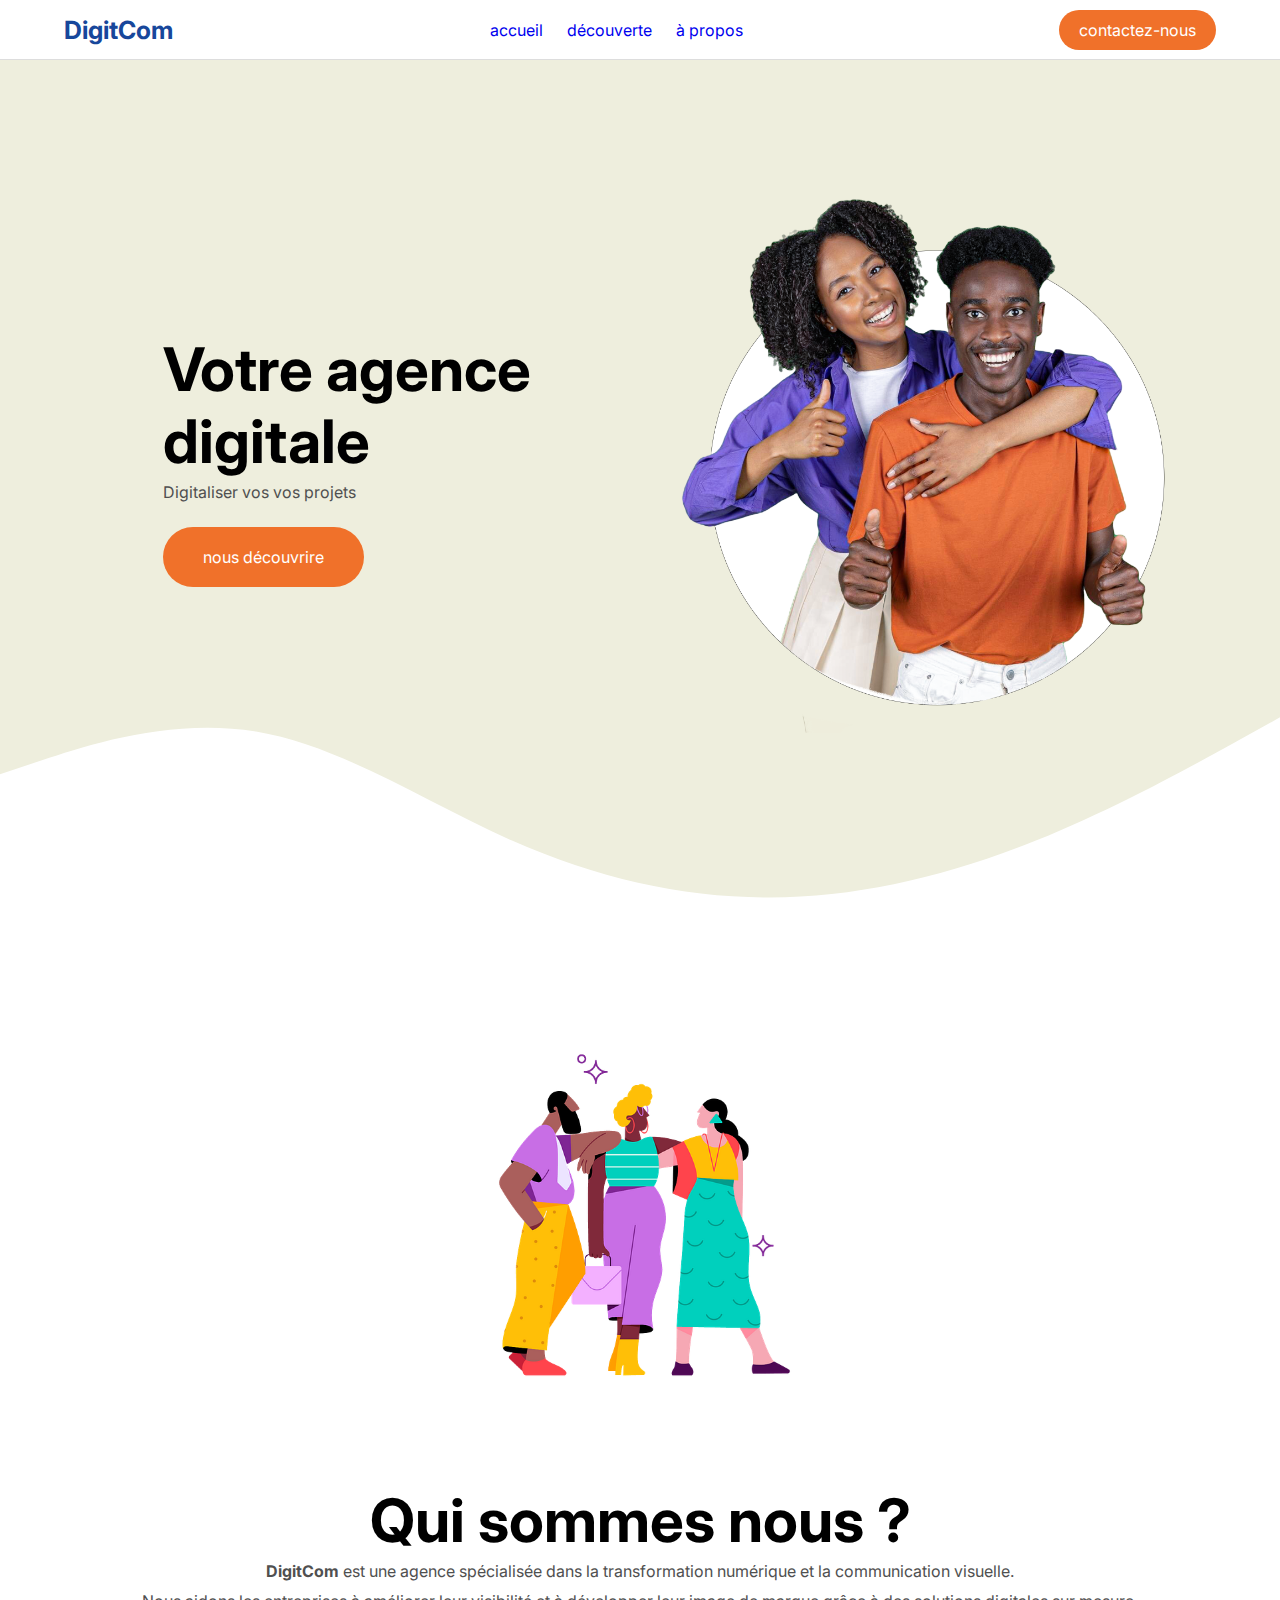
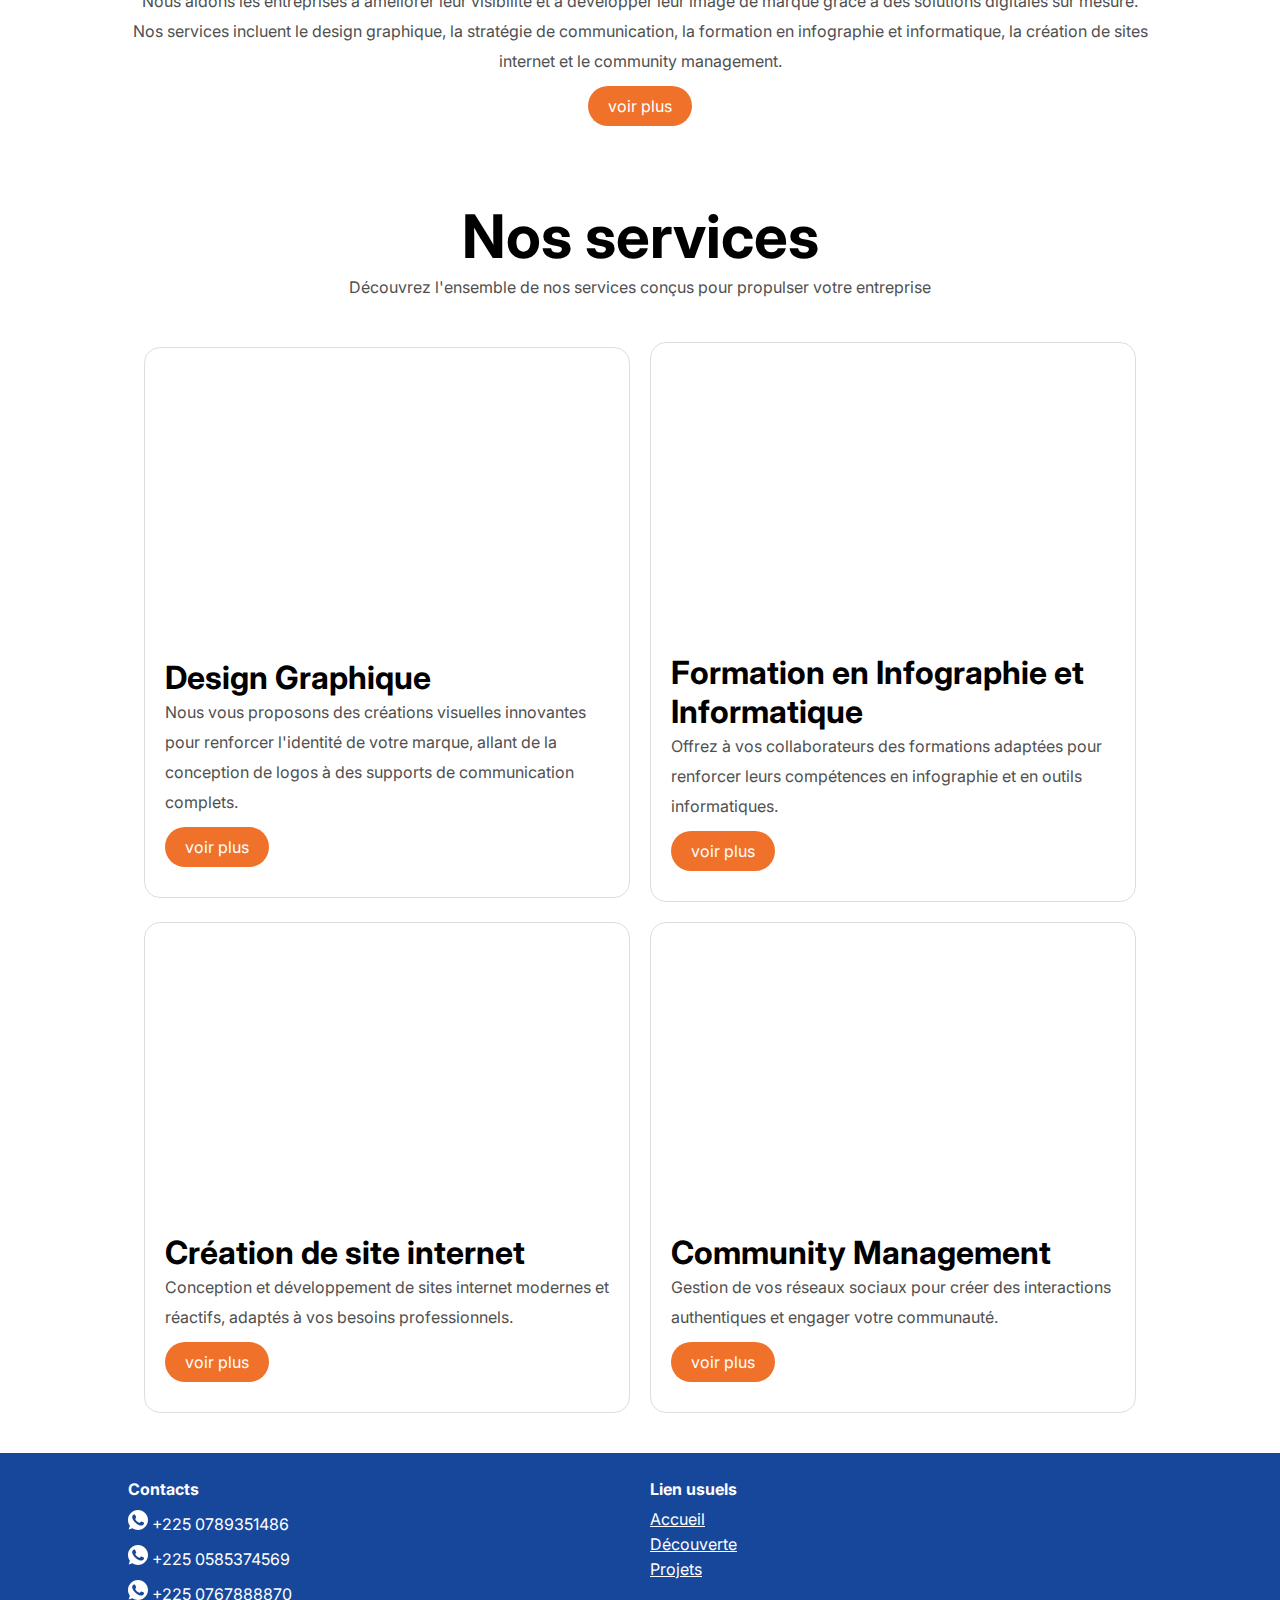
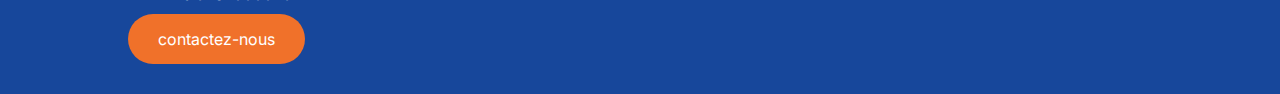
<file: index.html>
<!DOCTYPE html>
<html lang="en">
<head>
    <meta charset="UTF-8">
    <meta name="viewport" content="width=device-width, initial-scale=1.0">
    <title>DigitCom</title>

    <!-- les liens -->
    <link rel="preconnect" href="https://fonts.googleapis.com">
    <link rel="preconnect" href="https://fonts.gstatic.com" crossorigin>
    <link href="https://fonts.googleapis.com/css2?family=Inter:ital,opsz,wght@0,14..32,100..900;1,14..32,100..900&display=swap" rel="stylesheet">

    <link rel="stylesheet" href="./public/style.css">
    <link rel="stylesheet" href="./public/responsive.css">

    <link rel="shortcut icon" href="/assets/LOGO.ico" type="image/x-icon">

</head>
<body>

    <header>
        <nav class="pd5">
            <div class="logo">
                DigitCom
            </div>
            <div class="menu">
                <a href="#" class="link">accueil</a>
                <a href="#decouverte" class="link">découverte</a>
                <a href="#" class="link">à propos</a>
            </div>
            <div>
                <a href="https://wa.me/0789351486" class="contact">contactez-nous</a>
            </div>
            <div class="btn-menu">
                <svg width="40px" height="40px" viewBox="0 0 24 24" fill="none" xmlns="http://www.w3.org/2000/svg">
                    <path d="M4 18L20 18" stroke="#000000" stroke-width="2" stroke-linecap="round"/>
                    <path d="M4 12L20 12" stroke="#000000" stroke-width="2" stroke-linecap="round"/>
                    <path d="M4 6L20 6" stroke="#000000" stroke-width="2" stroke-linecap="round"/>
                </svg>
            </div>
        </nav>
    </header>

    <main>
        <!-- la landing page -->
        <section class="landing-page flexp pd5">
            <div class="contain flexe">
                <div class="contenu">
                   <div>
                    <h1>Votre agence <br> digitale</h1>
                    <p>Digitaliser vos vos projets</p>
                    <a href="" class="btn-decouverte">nous découvrire</a>
                   </div>
                </div>
            </div>
            <div class="image flexe"></div>
            <div class="svg">
                <svg xmlns="http://www.w3.org/2000/svg" viewBox="0 -50 1440 320"><path  fill-opacity="1" d="M0,128L48,112C96,96,192,64,288,80C384,96,480,160,576,202.7C672,245,768,267,864,266.7C960,267,1056,245,1152,208C1248,171,1344,117,1392,90.7L1440,64L1440,320L1392,320C1344,320,1248,320,1152,320C1056,320,960,320,864,320C768,320,672,320,576,320C480,320,384,320,288,320C192,320,96,320,48,320L0,320Z"></path></svg>
            </div>
        </section>

        <!-- présenation -->
        <section class="presentation">
            <div class="image"></div>
            <div class="contain">
                <h1>Qui sommes nous ?</h1>
                <p>
                    <b>DigitCom</b>  est une agence spécialisée dans la transformation numérique 
                    et la communication visuelle. <br>
                    Nous aidons les entreprises à améliorer 
                    leur visibilité et à développer leur image de marque grâce à des 
                    solutions digitales sur mesure. Nos services incluent le design graphique, 
                    la stratégie de communication, la formation en infographie et informatique, 
                    la création de sites internet et le community management.
                </p>
                <a href="" class="btn-more">voir plus</a>
            </div>
        </section>

        <!-- nos services -->
        <section class="services " id="decouverte">
            <div class="titre">
                <h1>Nos services</h1>
                <p>Découvrez l'ensemble de nos 
                    services conçus pour propulser votre entreprise</p>
            </div>
            
            <div class="contain pd10 flexp">
                <div class="item flexe">
                    <div class="image img1"></div>
                    <div class="flexe contain">
                        <div class="contenu">
                            <h1>Design Graphique</h1>
                            <p>
                                Nous vous proposons des créations visuelles innovantes 
                                pour renforcer l'identité de votre marque, 
                                allant de la conception de logos 
                                à des supports de communication complets.
                            </p>
                            <a href="design.html" class="btn-more">voir plus</a>
                        </div>
                    </div>
                </div>

                <div class="item flexe">
                    <div class="image img2"></div>
                    <div class="flexe contain">
                        <div class="contenu">
                            <h1>Formation en Infographie et Informatique</h1>
                            <p>
                                Offrez à vos collaborateurs des formations adaptées 
                                pour renforcer leurs compétences en infographie 
                                et en outils informatiques.
                            </p>
                            <a href="formation.html" class="btn-more">voir plus</a>
                        </div>
                    </div>
                </div>

                <div class="item flexe">
                    <div class="image img3"></div>
                    <div class="flexe contain">
                        <div class="contenu">
                            <h1>Création de site internet</h1>
                            <p>
                                Conception et développement de sites 
                                internet modernes et réactifs, 
                                adaptés à vos besoins professionnels.
                            </p>
                            <a href="site.html" class="btn-more">voir plus</a>
                        </div>
                    </div>
                </div>

                <div class="item flexe">
                    <div class="image img4"></div>
                    <div class="flexe contain">
                        <div class="contenu">
                            <h1>Community Management</h1>
                            <p>
                                Gestion de vos réseaux sociaux pour créer 
                                des interactions authentiques 
                                et engager votre communauté.
                            </p>
                            <a href="community.html" class="btn-more">voir plus</a>
                        </div>
                    </div>
                </div>
                
            </div>
            
        </section>

    </main>

    <footer class="flexp">
        <div class="flexe">
            <h4>Contacts</h4>
            <p>
                <svg width="20px" height="20px" viewBox="0 0 20 20" version="1.1" xmlns="http://www.w3.org/2000/svg" xmlns:xlink="http://www.w3.org/1999/xlink">
                
                </defs>
                    <g id="Page-1" stroke="none" stroke-width="1" fill="none" fill-rule="evenodd">
                        <g id="Dribbble-Light-Preview" transform="translate(-300.000000, -7599.000000)" fill="#FFF">
                            <g id="icons" transform="translate(56.000000, 160.000000)">
                                <path d="M259.821,7453.12124 C259.58,7453.80344 258.622,7454.36761 257.858,7454.53266 C257.335,7454.64369 256.653,7454.73172 254.355,7453.77943 C251.774,7452.71011 248.19,7448.90097 248.19,7446.36621 C248.19,7445.07582 248.934,7443.57337 250.235,7443.57337 C250.861,7443.57337 250.999,7443.58538 251.205,7444.07952 C251.446,7444.6617 252.034,7446.09613 252.104,7446.24317 C252.393,7446.84635 251.81,7447.19946 251.387,7447.72462 C251.252,7447.88266 251.099,7448.05372 251.27,7448.3478 C251.44,7448.63589 252.028,7449.59418 252.892,7450.36341 C254.008,7451.35771 254.913,7451.6748 255.237,7451.80984 C255.478,7451.90987 255.766,7451.88687 255.942,7451.69881 C256.165,7451.45774 256.442,7451.05762 256.724,7450.6635 C256.923,7450.38141 257.176,7450.3464 257.441,7450.44643 C257.62,7450.50845 259.895,7451.56477 259.991,7451.73382 C260.062,7451.85686 260.062,7452.43903 259.821,7453.12124 M254.002,7439 L253.997,7439 L253.997,7439 C248.484,7439 244,7443.48535 244,7449 C244,7451.18666 244.705,7453.21526 245.904,7454.86076 L244.658,7458.57687 L248.501,7457.3485 C250.082,7458.39482 251.969,7459 254.002,7459 C259.515,7459 264,7454.51465 264,7449 C264,7443.48535 259.515,7439 254.002,7439" id="whatsapp-[#128]">
                
                </path>
                            </g>
                        </g>
                    </g>
                </svg>
                +225 0789351486
            </p>
            <p>
                <svg width="20px" height="20px" viewBox="0 0 20 20" version="1.1" xmlns="http://www.w3.org/2000/svg" xmlns:xlink="http://www.w3.org/1999/xlink">
                
                </defs>
                    <g id="Page-1" stroke="none" stroke-width="1" fill="none" fill-rule="evenodd">
                        <g id="Dribbble-Light-Preview" transform="translate(-300.000000, -7599.000000)" fill="#FFF">
                            <g id="icons" transform="translate(56.000000, 160.000000)">
                                <path d="M259.821,7453.12124 C259.58,7453.80344 258.622,7454.36761 257.858,7454.53266 C257.335,7454.64369 256.653,7454.73172 254.355,7453.77943 C251.774,7452.71011 248.19,7448.90097 248.19,7446.36621 C248.19,7445.07582 248.934,7443.57337 250.235,7443.57337 C250.861,7443.57337 250.999,7443.58538 251.205,7444.07952 C251.446,7444.6617 252.034,7446.09613 252.104,7446.24317 C252.393,7446.84635 251.81,7447.19946 251.387,7447.72462 C251.252,7447.88266 251.099,7448.05372 251.27,7448.3478 C251.44,7448.63589 252.028,7449.59418 252.892,7450.36341 C254.008,7451.35771 254.913,7451.6748 255.237,7451.80984 C255.478,7451.90987 255.766,7451.88687 255.942,7451.69881 C256.165,7451.45774 256.442,7451.05762 256.724,7450.6635 C256.923,7450.38141 257.176,7450.3464 257.441,7450.44643 C257.62,7450.50845 259.895,7451.56477 259.991,7451.73382 C260.062,7451.85686 260.062,7452.43903 259.821,7453.12124 M254.002,7439 L253.997,7439 L253.997,7439 C248.484,7439 244,7443.48535 244,7449 C244,7451.18666 244.705,7453.21526 245.904,7454.86076 L244.658,7458.57687 L248.501,7457.3485 C250.082,7458.39482 251.969,7459 254.002,7459 C259.515,7459 264,7454.51465 264,7449 C264,7443.48535 259.515,7439 254.002,7439" id="whatsapp-[#128]">
                
                </path>
                            </g>
                        </g>
                    </g>
                </svg>
                +225 0585374569
            </p>
            <p>
                <svg width="20px" height="20px" viewBox="0 0 20 20" version="1.1" xmlns="http://www.w3.org/2000/svg" xmlns:xlink="http://www.w3.org/1999/xlink">
                
                </defs>
                    <g id="Page-1" stroke="none" stroke-width="1" fill="none" fill-rule="evenodd">
                        <g id="Dribbble-Light-Preview" transform="translate(-300.000000, -7599.000000)" fill="#FFF">
                            <g id="icons" transform="translate(56.000000, 160.000000)">
                                <path d="M259.821,7453.12124 C259.58,7453.80344 258.622,7454.36761 257.858,7454.53266 C257.335,7454.64369 256.653,7454.73172 254.355,7453.77943 C251.774,7452.71011 248.19,7448.90097 248.19,7446.36621 C248.19,7445.07582 248.934,7443.57337 250.235,7443.57337 C250.861,7443.57337 250.999,7443.58538 251.205,7444.07952 C251.446,7444.6617 252.034,7446.09613 252.104,7446.24317 C252.393,7446.84635 251.81,7447.19946 251.387,7447.72462 C251.252,7447.88266 251.099,7448.05372 251.27,7448.3478 C251.44,7448.63589 252.028,7449.59418 252.892,7450.36341 C254.008,7451.35771 254.913,7451.6748 255.237,7451.80984 C255.478,7451.90987 255.766,7451.88687 255.942,7451.69881 C256.165,7451.45774 256.442,7451.05762 256.724,7450.6635 C256.923,7450.38141 257.176,7450.3464 257.441,7450.44643 C257.62,7450.50845 259.895,7451.56477 259.991,7451.73382 C260.062,7451.85686 260.062,7452.43903 259.821,7453.12124 M254.002,7439 L253.997,7439 L253.997,7439 C248.484,7439 244,7443.48535 244,7449 C244,7451.18666 244.705,7453.21526 245.904,7454.86076 L244.658,7458.57687 L248.501,7457.3485 C250.082,7458.39482 251.969,7459 254.002,7459 C259.515,7459 264,7454.51465 264,7449 C264,7443.48535 259.515,7439 254.002,7439" id="whatsapp-[#128]">
                
                </path>
                            </g>
                        </g>
                    </g>
                </svg>
                +225 0767888870
            </p>
            <a href="https://wa.me/+2250789351486" class="contact">contactez-nous</a>
        </div>
        <div class="flexe">
            <h4>Lien usuels</h4>
            <a href="#" class="link">Accueil</a>
            <a href="#decouverte" class="link">Découverte</a>
            <a href="#" class="link">Projets</a>
        </div>
    </footer>


    <script src="app.js"></script>
    
</body>
</html>
</file>
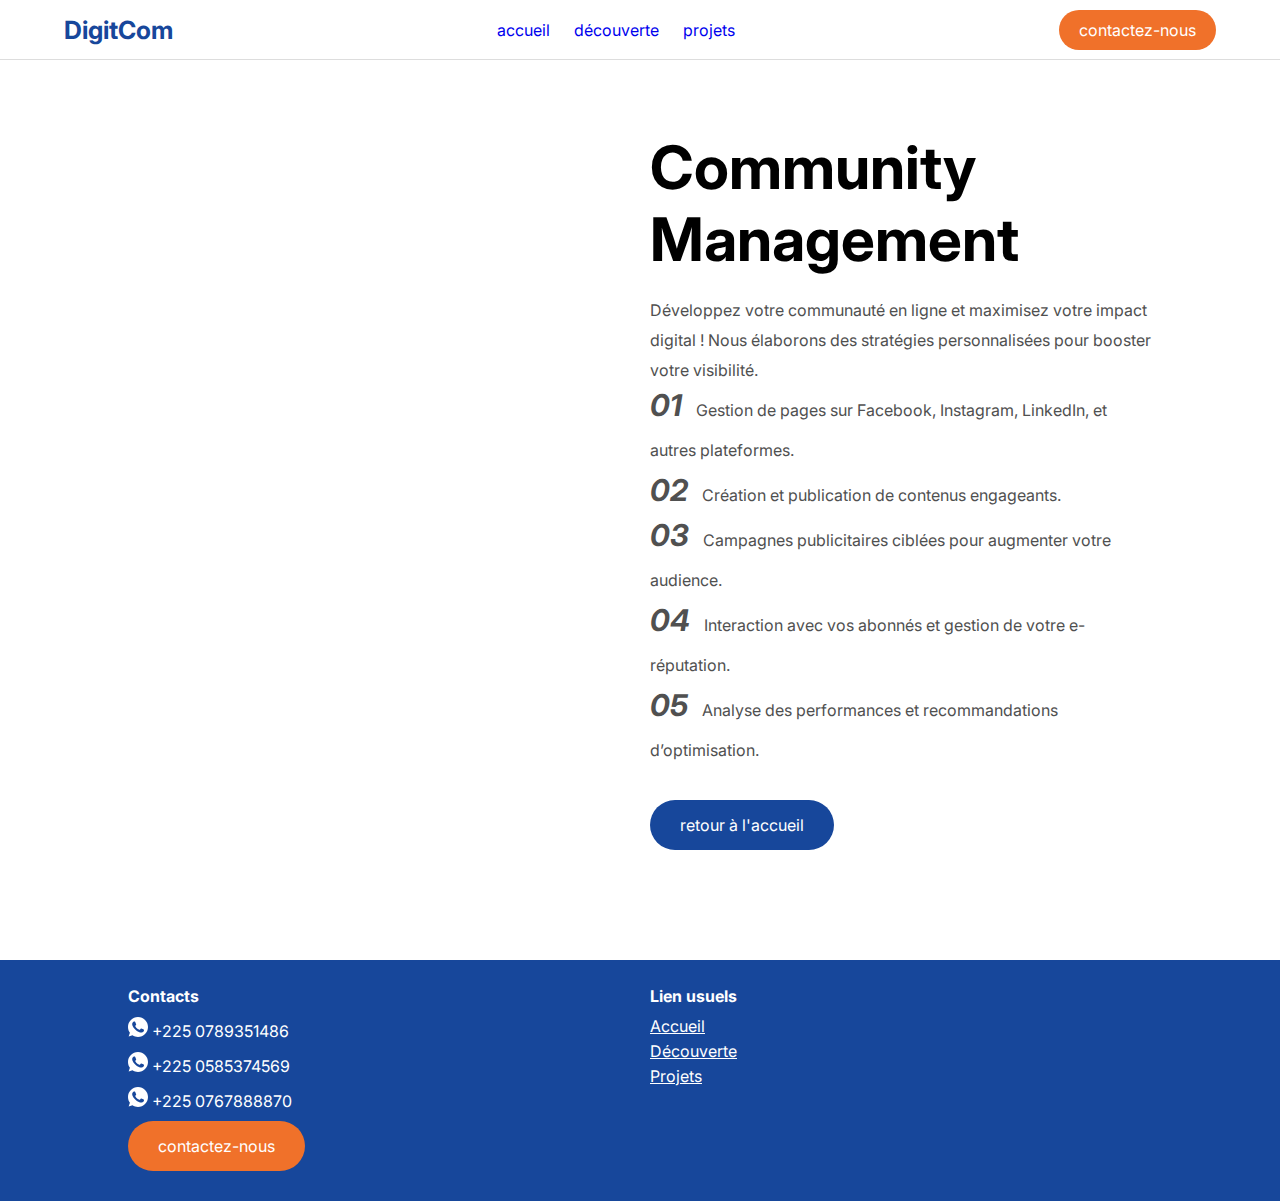
<file: community.html>
<!DOCTYPE html>
<html lang="en">
<head>
    <meta charset="UTF-8">
    <meta name="viewport" content="width=device-width, initial-scale=1.0">
    <title>Community Management</title>

    <!-- les liens -->
    <link rel="preconnect" href="https://fonts.googleapis.com">
    <link rel="preconnect" href="https://fonts.gstatic.com" crossorigin>
    <link href="https://fonts.googleapis.com/css2?family=Inter:ital,opsz,wght@0,14..32,100..900;1,14..32,100..900&display=swap" rel="stylesheet">

    <link rel="stylesheet" href="./public/style.css">
    <link rel="stylesheet" href="./public/responsive.css">

</head>
<body>

    <header>
        <nav class="pd5">
            <div class="logo">DigitCom</div>
            <div class="menu">
                <a href="index.html" class="link">accueil</a>
                <a href="#decouverte" class="link">découverte</a>
                <a href="#" class="link">projets</a>
            </div>
            <div>
                <a href="https://wa.me/0789351486" class="contact">contactez-nous</a>
            </div>
        </nav>
    </header>

    <main>

        <!-- design graphique -->
        <section class="service-item flexp pd10">
            <div class="image flexe img4"></div>
            <div class="contain flexe">
                <div class="contenu">
                    <h1>Community Management</h1>
                    <p>
                        Développez votre communauté en ligne et maximisez votre impact digital !
                        Nous élaborons des stratégies personnalisées pour booster votre visibilité.
                    </p>
                    <p class="liste">
                        <span>01</span> Gestion de pages sur Facebook, Instagram, LinkedIn, et autres plateformes.<br>
                        <span>02</span> Création et publication de contenus engageants.<br>
                        <span>03</span> Campagnes publicitaires ciblées pour augmenter votre audience.<br>
                        <span>04</span> Interaction avec vos abonnés et gestion de votre e-réputation. <br>
                        <span>05</span> Analyse des performances et recommandations d’optimisation.
                    </p>
                    <a href="index.html" class="btn-retour">retour à l'accueil</a>
                </div>
            </div>
        </section>

    </main>

    <footer class="flexp">
        <div class="flexe">
            <h4>Contacts</h4>
            <p>
                <svg width="20px" height="20px" viewBox="0 0 20 20" version="1.1" xmlns="http://www.w3.org/2000/svg" xmlns:xlink="http://www.w3.org/1999/xlink">
                
                </defs>
                    <g id="Page-1" stroke="none" stroke-width="1" fill="none" fill-rule="evenodd">
                        <g id="Dribbble-Light-Preview" transform="translate(-300.000000, -7599.000000)" fill="#FFF">
                            <g id="icons" transform="translate(56.000000, 160.000000)">
                                <path d="M259.821,7453.12124 C259.58,7453.80344 258.622,7454.36761 257.858,7454.53266 C257.335,7454.64369 256.653,7454.73172 254.355,7453.77943 C251.774,7452.71011 248.19,7448.90097 248.19,7446.36621 C248.19,7445.07582 248.934,7443.57337 250.235,7443.57337 C250.861,7443.57337 250.999,7443.58538 251.205,7444.07952 C251.446,7444.6617 252.034,7446.09613 252.104,7446.24317 C252.393,7446.84635 251.81,7447.19946 251.387,7447.72462 C251.252,7447.88266 251.099,7448.05372 251.27,7448.3478 C251.44,7448.63589 252.028,7449.59418 252.892,7450.36341 C254.008,7451.35771 254.913,7451.6748 255.237,7451.80984 C255.478,7451.90987 255.766,7451.88687 255.942,7451.69881 C256.165,7451.45774 256.442,7451.05762 256.724,7450.6635 C256.923,7450.38141 257.176,7450.3464 257.441,7450.44643 C257.62,7450.50845 259.895,7451.56477 259.991,7451.73382 C260.062,7451.85686 260.062,7452.43903 259.821,7453.12124 M254.002,7439 L253.997,7439 L253.997,7439 C248.484,7439 244,7443.48535 244,7449 C244,7451.18666 244.705,7453.21526 245.904,7454.86076 L244.658,7458.57687 L248.501,7457.3485 C250.082,7458.39482 251.969,7459 254.002,7459 C259.515,7459 264,7454.51465 264,7449 C264,7443.48535 259.515,7439 254.002,7439" id="whatsapp-[#128]">
                
                </path>
                            </g>
                        </g>
                    </g>
                </svg>
                +225 0789351486
            </p>
            <p>
                <svg width="20px" height="20px" viewBox="0 0 20 20" version="1.1" xmlns="http://www.w3.org/2000/svg" xmlns:xlink="http://www.w3.org/1999/xlink">
                
                </defs>
                    <g id="Page-1" stroke="none" stroke-width="1" fill="none" fill-rule="evenodd">
                        <g id="Dribbble-Light-Preview" transform="translate(-300.000000, -7599.000000)" fill="#FFF">
                            <g id="icons" transform="translate(56.000000, 160.000000)">
                                <path d="M259.821,7453.12124 C259.58,7453.80344 258.622,7454.36761 257.858,7454.53266 C257.335,7454.64369 256.653,7454.73172 254.355,7453.77943 C251.774,7452.71011 248.19,7448.90097 248.19,7446.36621 C248.19,7445.07582 248.934,7443.57337 250.235,7443.57337 C250.861,7443.57337 250.999,7443.58538 251.205,7444.07952 C251.446,7444.6617 252.034,7446.09613 252.104,7446.24317 C252.393,7446.84635 251.81,7447.19946 251.387,7447.72462 C251.252,7447.88266 251.099,7448.05372 251.27,7448.3478 C251.44,7448.63589 252.028,7449.59418 252.892,7450.36341 C254.008,7451.35771 254.913,7451.6748 255.237,7451.80984 C255.478,7451.90987 255.766,7451.88687 255.942,7451.69881 C256.165,7451.45774 256.442,7451.05762 256.724,7450.6635 C256.923,7450.38141 257.176,7450.3464 257.441,7450.44643 C257.62,7450.50845 259.895,7451.56477 259.991,7451.73382 C260.062,7451.85686 260.062,7452.43903 259.821,7453.12124 M254.002,7439 L253.997,7439 L253.997,7439 C248.484,7439 244,7443.48535 244,7449 C244,7451.18666 244.705,7453.21526 245.904,7454.86076 L244.658,7458.57687 L248.501,7457.3485 C250.082,7458.39482 251.969,7459 254.002,7459 C259.515,7459 264,7454.51465 264,7449 C264,7443.48535 259.515,7439 254.002,7439" id="whatsapp-[#128]">
                
                </path>
                            </g>
                        </g>
                    </g>
                </svg>
                +225 0585374569
            </p>
            <p>
                <svg width="20px" height="20px" viewBox="0 0 20 20" version="1.1" xmlns="http://www.w3.org/2000/svg" xmlns:xlink="http://www.w3.org/1999/xlink">
                
                </defs>
                    <g id="Page-1" stroke="none" stroke-width="1" fill="none" fill-rule="evenodd">
                        <g id="Dribbble-Light-Preview" transform="translate(-300.000000, -7599.000000)" fill="#FFF">
                            <g id="icons" transform="translate(56.000000, 160.000000)">
                                <path d="M259.821,7453.12124 C259.58,7453.80344 258.622,7454.36761 257.858,7454.53266 C257.335,7454.64369 256.653,7454.73172 254.355,7453.77943 C251.774,7452.71011 248.19,7448.90097 248.19,7446.36621 C248.19,7445.07582 248.934,7443.57337 250.235,7443.57337 C250.861,7443.57337 250.999,7443.58538 251.205,7444.07952 C251.446,7444.6617 252.034,7446.09613 252.104,7446.24317 C252.393,7446.84635 251.81,7447.19946 251.387,7447.72462 C251.252,7447.88266 251.099,7448.05372 251.27,7448.3478 C251.44,7448.63589 252.028,7449.59418 252.892,7450.36341 C254.008,7451.35771 254.913,7451.6748 255.237,7451.80984 C255.478,7451.90987 255.766,7451.88687 255.942,7451.69881 C256.165,7451.45774 256.442,7451.05762 256.724,7450.6635 C256.923,7450.38141 257.176,7450.3464 257.441,7450.44643 C257.62,7450.50845 259.895,7451.56477 259.991,7451.73382 C260.062,7451.85686 260.062,7452.43903 259.821,7453.12124 M254.002,7439 L253.997,7439 L253.997,7439 C248.484,7439 244,7443.48535 244,7449 C244,7451.18666 244.705,7453.21526 245.904,7454.86076 L244.658,7458.57687 L248.501,7457.3485 C250.082,7458.39482 251.969,7459 254.002,7459 C259.515,7459 264,7454.51465 264,7449 C264,7443.48535 259.515,7439 254.002,7439" id="whatsapp-[#128]">
                
                </path>
                            </g>
                        </g>
                    </g>
                </svg>
                +225 0767888870
            </p>
            <a href="https://wa.me/+2250789351486" class="contact">contactez-nous</a>
        </div>
        <div class="flexe">
            <h4>Lien usuels</h4>
            <a href="#" class="link">Accueil</a>
            <a href="#decouverte" class="link">Découverte</a>
            <a href="#" class="link">Projets</a>
        </div>
    </footer>
    
</body>
</html>
</file>
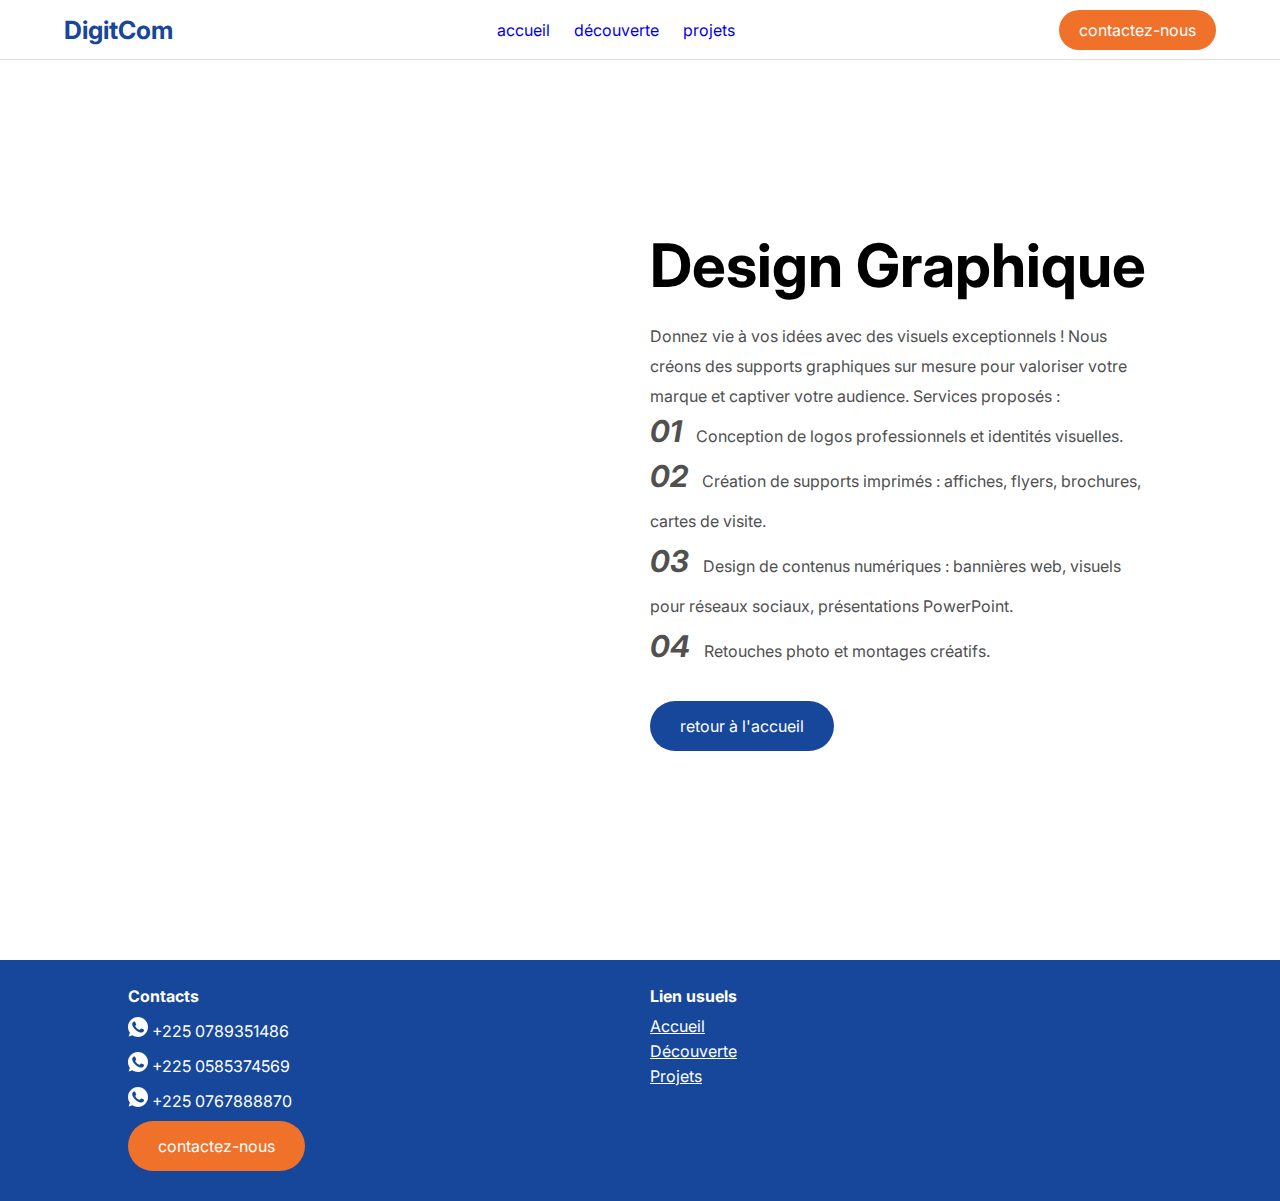
<file: design.html>
<!DOCTYPE html>
<html lang="en">
<head>
    <meta charset="UTF-8">
    <meta name="viewport" content="width=device-width, initial-scale=1.0">
    <title>DigitCom</title>

    <!-- les liens -->
    <link rel="preconnect" href="https://fonts.googleapis.com">
    <link rel="preconnect" href="https://fonts.gstatic.com" crossorigin>
    <link href="https://fonts.googleapis.com/css2?family=Inter:ital,opsz,wght@0,14..32,100..900;1,14..32,100..900&display=swap" rel="stylesheet">

    <link rel="stylesheet" href="./public/style.css">
    <link rel="stylesheet" href="./public/responsive.css">

</head>
<body>

    <header>
        <nav class="pd5">
            <div class="logo">DigitCom</div>
            <div class="menu">
                <a href="index.html" class="link">accueil</a>
                <a href="#decouverte" class="link">découverte</a>
                <a href="#" class="link">projets</a>
            </div>
            <div>
                <a href="https://wa.me/0789351486" class="contact">contactez-nous</a>
            </div>
        </nav>
    </header>

    <main>

        <!-- design graphique -->
        <section class="service-item flexp pd10">
            <div class="image flexe img1"></div>
            <div class="contain flexe">
                <div class="contenu">
                    <h1>Design Graphique</h1>
                    <p>
                        Donnez vie à vos idées avec des visuels exceptionnels !
                        Nous créons des supports graphiques sur mesure pour valoriser votre marque et captiver votre audience.
                        Services proposés :
                    </p>
                    <p class="liste">
                        <span>01</span> Conception de logos professionnels et identités visuelles. <br>
                        <span>02</span> Création de supports imprimés : affiches, flyers, brochures, cartes de visite. <br>
                        <span>03</span> Design de contenus numériques : bannières web, visuels pour 
                        réseaux sociaux, présentations PowerPoint. <br>
                        <span>04</span> Retouches photo et montages créatifs.
                    </p>
                    <a href="index.html" class="btn-retour">retour à l'accueil</a>
                </div>
            </div>
        </section>

    </main>

    <footer class="flexp">
        <div class="flexe">
            <h4>Contacts</h4>
            <p>
                <svg width="20px" height="20px" viewBox="0 0 20 20" version="1.1" xmlns="http://www.w3.org/2000/svg" xmlns:xlink="http://www.w3.org/1999/xlink">
                
                </defs>
                    <g id="Page-1" stroke="none" stroke-width="1" fill="none" fill-rule="evenodd">
                        <g id="Dribbble-Light-Preview" transform="translate(-300.000000, -7599.000000)" fill="#FFF">
                            <g id="icons" transform="translate(56.000000, 160.000000)">
                                <path d="M259.821,7453.12124 C259.58,7453.80344 258.622,7454.36761 257.858,7454.53266 C257.335,7454.64369 256.653,7454.73172 254.355,7453.77943 C251.774,7452.71011 248.19,7448.90097 248.19,7446.36621 C248.19,7445.07582 248.934,7443.57337 250.235,7443.57337 C250.861,7443.57337 250.999,7443.58538 251.205,7444.07952 C251.446,7444.6617 252.034,7446.09613 252.104,7446.24317 C252.393,7446.84635 251.81,7447.19946 251.387,7447.72462 C251.252,7447.88266 251.099,7448.05372 251.27,7448.3478 C251.44,7448.63589 252.028,7449.59418 252.892,7450.36341 C254.008,7451.35771 254.913,7451.6748 255.237,7451.80984 C255.478,7451.90987 255.766,7451.88687 255.942,7451.69881 C256.165,7451.45774 256.442,7451.05762 256.724,7450.6635 C256.923,7450.38141 257.176,7450.3464 257.441,7450.44643 C257.62,7450.50845 259.895,7451.56477 259.991,7451.73382 C260.062,7451.85686 260.062,7452.43903 259.821,7453.12124 M254.002,7439 L253.997,7439 L253.997,7439 C248.484,7439 244,7443.48535 244,7449 C244,7451.18666 244.705,7453.21526 245.904,7454.86076 L244.658,7458.57687 L248.501,7457.3485 C250.082,7458.39482 251.969,7459 254.002,7459 C259.515,7459 264,7454.51465 264,7449 C264,7443.48535 259.515,7439 254.002,7439" id="whatsapp-[#128]">
                
                </path>
                            </g>
                        </g>
                    </g>
                </svg>
                +225 0789351486
            </p>
            <p>
                <svg width="20px" height="20px" viewBox="0 0 20 20" version="1.1" xmlns="http://www.w3.org/2000/svg" xmlns:xlink="http://www.w3.org/1999/xlink">
                
                </defs>
                    <g id="Page-1" stroke="none" stroke-width="1" fill="none" fill-rule="evenodd">
                        <g id="Dribbble-Light-Preview" transform="translate(-300.000000, -7599.000000)" fill="#FFF">
                            <g id="icons" transform="translate(56.000000, 160.000000)">
                                <path d="M259.821,7453.12124 C259.58,7453.80344 258.622,7454.36761 257.858,7454.53266 C257.335,7454.64369 256.653,7454.73172 254.355,7453.77943 C251.774,7452.71011 248.19,7448.90097 248.19,7446.36621 C248.19,7445.07582 248.934,7443.57337 250.235,7443.57337 C250.861,7443.57337 250.999,7443.58538 251.205,7444.07952 C251.446,7444.6617 252.034,7446.09613 252.104,7446.24317 C252.393,7446.84635 251.81,7447.19946 251.387,7447.72462 C251.252,7447.88266 251.099,7448.05372 251.27,7448.3478 C251.44,7448.63589 252.028,7449.59418 252.892,7450.36341 C254.008,7451.35771 254.913,7451.6748 255.237,7451.80984 C255.478,7451.90987 255.766,7451.88687 255.942,7451.69881 C256.165,7451.45774 256.442,7451.05762 256.724,7450.6635 C256.923,7450.38141 257.176,7450.3464 257.441,7450.44643 C257.62,7450.50845 259.895,7451.56477 259.991,7451.73382 C260.062,7451.85686 260.062,7452.43903 259.821,7453.12124 M254.002,7439 L253.997,7439 L253.997,7439 C248.484,7439 244,7443.48535 244,7449 C244,7451.18666 244.705,7453.21526 245.904,7454.86076 L244.658,7458.57687 L248.501,7457.3485 C250.082,7458.39482 251.969,7459 254.002,7459 C259.515,7459 264,7454.51465 264,7449 C264,7443.48535 259.515,7439 254.002,7439" id="whatsapp-[#128]">
                
                </path>
                            </g>
                        </g>
                    </g>
                </svg>
                +225 0585374569
            </p>
            <p>
                <svg width="20px" height="20px" viewBox="0 0 20 20" version="1.1" xmlns="http://www.w3.org/2000/svg" xmlns:xlink="http://www.w3.org/1999/xlink">
                
                </defs>
                    <g id="Page-1" stroke="none" stroke-width="1" fill="none" fill-rule="evenodd">
                        <g id="Dribbble-Light-Preview" transform="translate(-300.000000, -7599.000000)" fill="#FFF">
                            <g id="icons" transform="translate(56.000000, 160.000000)">
                                <path d="M259.821,7453.12124 C259.58,7453.80344 258.622,7454.36761 257.858,7454.53266 C257.335,7454.64369 256.653,7454.73172 254.355,7453.77943 C251.774,7452.71011 248.19,7448.90097 248.19,7446.36621 C248.19,7445.07582 248.934,7443.57337 250.235,7443.57337 C250.861,7443.57337 250.999,7443.58538 251.205,7444.07952 C251.446,7444.6617 252.034,7446.09613 252.104,7446.24317 C252.393,7446.84635 251.81,7447.19946 251.387,7447.72462 C251.252,7447.88266 251.099,7448.05372 251.27,7448.3478 C251.44,7448.63589 252.028,7449.59418 252.892,7450.36341 C254.008,7451.35771 254.913,7451.6748 255.237,7451.80984 C255.478,7451.90987 255.766,7451.88687 255.942,7451.69881 C256.165,7451.45774 256.442,7451.05762 256.724,7450.6635 C256.923,7450.38141 257.176,7450.3464 257.441,7450.44643 C257.62,7450.50845 259.895,7451.56477 259.991,7451.73382 C260.062,7451.85686 260.062,7452.43903 259.821,7453.12124 M254.002,7439 L253.997,7439 L253.997,7439 C248.484,7439 244,7443.48535 244,7449 C244,7451.18666 244.705,7453.21526 245.904,7454.86076 L244.658,7458.57687 L248.501,7457.3485 C250.082,7458.39482 251.969,7459 254.002,7459 C259.515,7459 264,7454.51465 264,7449 C264,7443.48535 259.515,7439 254.002,7439" id="whatsapp-[#128]">
                
                </path>
                            </g>
                        </g>
                    </g>
                </svg>
                +225 0767888870
            </p>
            <a href="https://wa.me/+2250789351486" class="contact">contactez-nous</a>
        </div>
        <div class="flexe">
            <h4>Lien usuels</h4>
            <a href="#" class="link">Accueil</a>
            <a href="#decouverte" class="link">Découverte</a>
            <a href="#" class="link">Projets</a>
        </div>
    </footer>
    
</body>
</html>
</file>
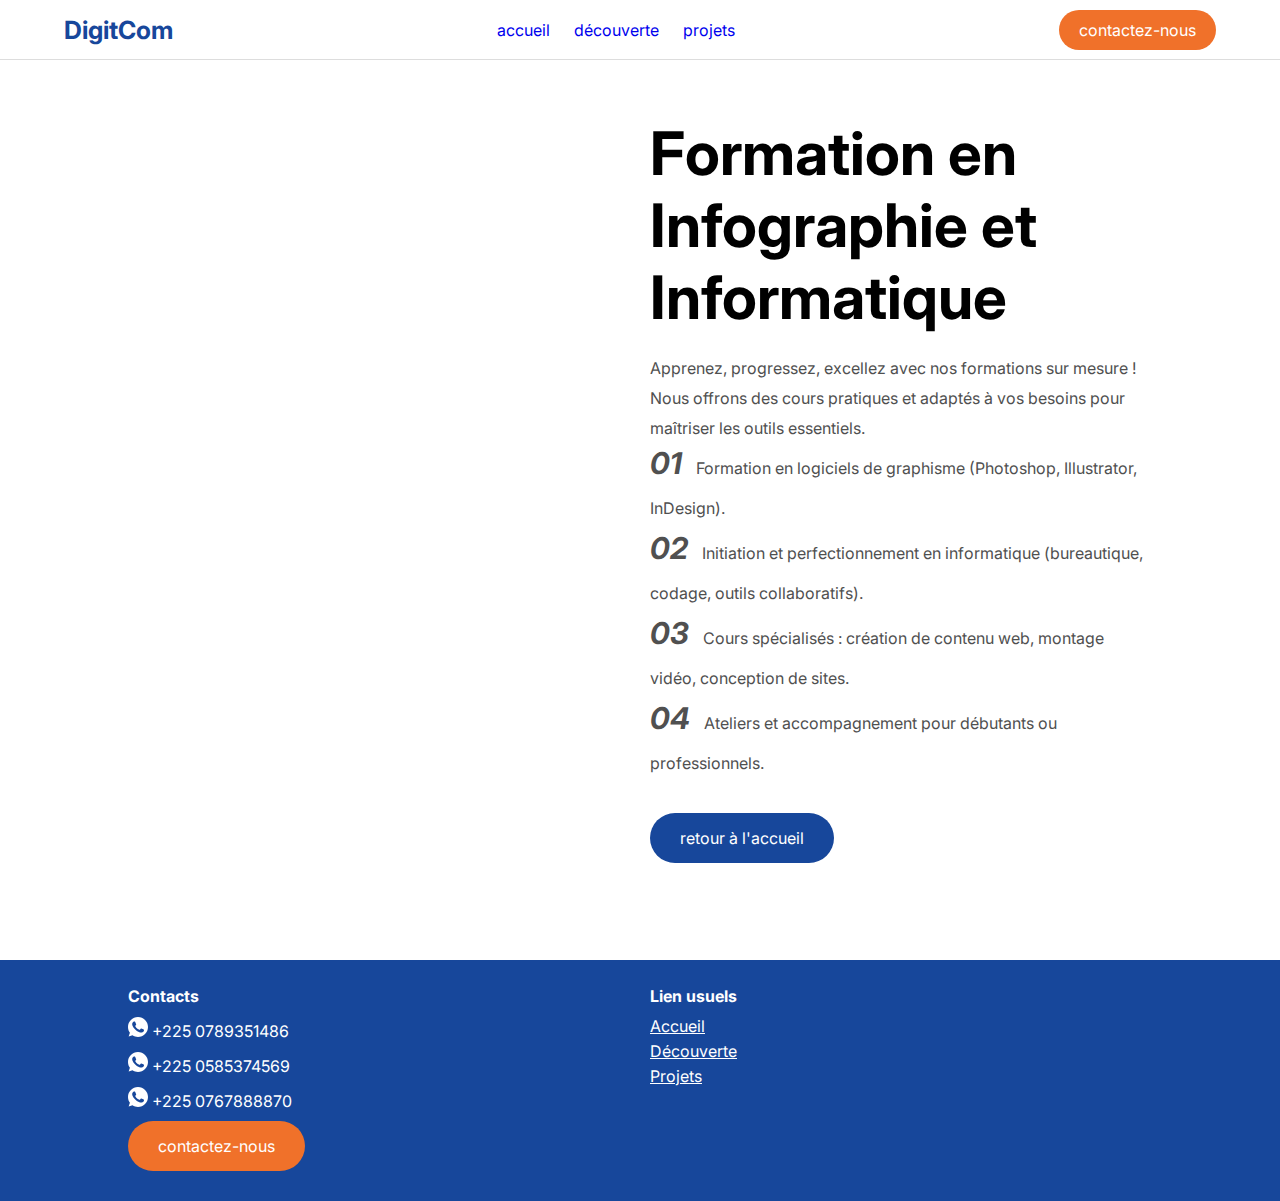
<file: formation.html>
<!DOCTYPE html>
<html lang="en">
<head>
    <meta charset="UTF-8">
    <meta name="viewport" content="width=device-width, initial-scale=1.0">
    <title>Formation en Infographie et Informatique</title>

    <!-- les liens -->
    <link rel="preconnect" href="https://fonts.googleapis.com">
    <link rel="preconnect" href="https://fonts.gstatic.com" crossorigin>
    <link href="https://fonts.googleapis.com/css2?family=Inter:ital,opsz,wght@0,14..32,100..900;1,14..32,100..900&display=swap" rel="stylesheet">

    <link rel="stylesheet" href="./public/style.css">
    <link rel="stylesheet" href="./public/responsive.css">

</head>
<body>

    <header>
        <nav class="pd5">
            <div class="logo">DigitCom</div>
            <div class="menu">
                <a href="index.html" class="link">accueil</a>
                <a href="#decouverte" class="link">découverte</a>
                <a href="#" class="link">projets</a>
            </div>
            <div>
                <a href="https://wa.me/0789351486" class="contact">contactez-nous</a>
            </div>
        </nav>
    </header>

    <main>

        <!-- design graphique -->
        <section class="service-item flexp pd10">
            <div class="image flexe img2"></div>
            <div class="contain flexe">
                <div class="contenu">
                    <h1>Formation en Infographie et Informatique</h1>
                    <p>
                        Apprenez, progressez, excellez avec nos formations sur mesure !
                        Nous offrons des cours pratiques et adaptés à vos besoins 
                        pour maîtriser les outils essentiels.
                    </p>
                    <p class="liste">
                        <span>01</span> Formation en logiciels de graphisme (Photoshop, Illustrator, InDesign).<br>
                        <span>02</span> Initiation et perfectionnement en informatique (bureautique, codage, outils collaboratifs).<br>
                        <span>03</span> Cours spécialisés : création de contenu web, montage vidéo, conception de sites.<br>
                        <span>04</span> Ateliers et accompagnement pour débutants ou professionnels.
                    </p>
                    <a href="index.html" class="btn-retour">retour à l'accueil</a>
                </div>
            </div>
        </section>

    </main>

    
    <footer class="flexp">
        <div class="flexe">
            <h4>Contacts</h4>
            <p>
                <svg width="20px" height="20px" viewBox="0 0 20 20" version="1.1" xmlns="http://www.w3.org/2000/svg" xmlns:xlink="http://www.w3.org/1999/xlink">
                
                </defs>
                    <g id="Page-1" stroke="none" stroke-width="1" fill="none" fill-rule="evenodd">
                        <g id="Dribbble-Light-Preview" transform="translate(-300.000000, -7599.000000)" fill="#FFF">
                            <g id="icons" transform="translate(56.000000, 160.000000)">
                                <path d="M259.821,7453.12124 C259.58,7453.80344 258.622,7454.36761 257.858,7454.53266 C257.335,7454.64369 256.653,7454.73172 254.355,7453.77943 C251.774,7452.71011 248.19,7448.90097 248.19,7446.36621 C248.19,7445.07582 248.934,7443.57337 250.235,7443.57337 C250.861,7443.57337 250.999,7443.58538 251.205,7444.07952 C251.446,7444.6617 252.034,7446.09613 252.104,7446.24317 C252.393,7446.84635 251.81,7447.19946 251.387,7447.72462 C251.252,7447.88266 251.099,7448.05372 251.27,7448.3478 C251.44,7448.63589 252.028,7449.59418 252.892,7450.36341 C254.008,7451.35771 254.913,7451.6748 255.237,7451.80984 C255.478,7451.90987 255.766,7451.88687 255.942,7451.69881 C256.165,7451.45774 256.442,7451.05762 256.724,7450.6635 C256.923,7450.38141 257.176,7450.3464 257.441,7450.44643 C257.62,7450.50845 259.895,7451.56477 259.991,7451.73382 C260.062,7451.85686 260.062,7452.43903 259.821,7453.12124 M254.002,7439 L253.997,7439 L253.997,7439 C248.484,7439 244,7443.48535 244,7449 C244,7451.18666 244.705,7453.21526 245.904,7454.86076 L244.658,7458.57687 L248.501,7457.3485 C250.082,7458.39482 251.969,7459 254.002,7459 C259.515,7459 264,7454.51465 264,7449 C264,7443.48535 259.515,7439 254.002,7439" id="whatsapp-[#128]">
                
                </path>
                            </g>
                        </g>
                    </g>
                </svg>
                +225 0789351486
            </p>
            <p>
                <svg width="20px" height="20px" viewBox="0 0 20 20" version="1.1" xmlns="http://www.w3.org/2000/svg" xmlns:xlink="http://www.w3.org/1999/xlink">
                
                </defs>
                    <g id="Page-1" stroke="none" stroke-width="1" fill="none" fill-rule="evenodd">
                        <g id="Dribbble-Light-Preview" transform="translate(-300.000000, -7599.000000)" fill="#FFF">
                            <g id="icons" transform="translate(56.000000, 160.000000)">
                                <path d="M259.821,7453.12124 C259.58,7453.80344 258.622,7454.36761 257.858,7454.53266 C257.335,7454.64369 256.653,7454.73172 254.355,7453.77943 C251.774,7452.71011 248.19,7448.90097 248.19,7446.36621 C248.19,7445.07582 248.934,7443.57337 250.235,7443.57337 C250.861,7443.57337 250.999,7443.58538 251.205,7444.07952 C251.446,7444.6617 252.034,7446.09613 252.104,7446.24317 C252.393,7446.84635 251.81,7447.19946 251.387,7447.72462 C251.252,7447.88266 251.099,7448.05372 251.27,7448.3478 C251.44,7448.63589 252.028,7449.59418 252.892,7450.36341 C254.008,7451.35771 254.913,7451.6748 255.237,7451.80984 C255.478,7451.90987 255.766,7451.88687 255.942,7451.69881 C256.165,7451.45774 256.442,7451.05762 256.724,7450.6635 C256.923,7450.38141 257.176,7450.3464 257.441,7450.44643 C257.62,7450.50845 259.895,7451.56477 259.991,7451.73382 C260.062,7451.85686 260.062,7452.43903 259.821,7453.12124 M254.002,7439 L253.997,7439 L253.997,7439 C248.484,7439 244,7443.48535 244,7449 C244,7451.18666 244.705,7453.21526 245.904,7454.86076 L244.658,7458.57687 L248.501,7457.3485 C250.082,7458.39482 251.969,7459 254.002,7459 C259.515,7459 264,7454.51465 264,7449 C264,7443.48535 259.515,7439 254.002,7439" id="whatsapp-[#128]">
                
                </path>
                            </g>
                        </g>
                    </g>
                </svg>
                +225 0585374569
            </p>
            <p>
                <svg width="20px" height="20px" viewBox="0 0 20 20" version="1.1" xmlns="http://www.w3.org/2000/svg" xmlns:xlink="http://www.w3.org/1999/xlink">
                
                </defs>
                    <g id="Page-1" stroke="none" stroke-width="1" fill="none" fill-rule="evenodd">
                        <g id="Dribbble-Light-Preview" transform="translate(-300.000000, -7599.000000)" fill="#FFF">
                            <g id="icons" transform="translate(56.000000, 160.000000)">
                                <path d="M259.821,7453.12124 C259.58,7453.80344 258.622,7454.36761 257.858,7454.53266 C257.335,7454.64369 256.653,7454.73172 254.355,7453.77943 C251.774,7452.71011 248.19,7448.90097 248.19,7446.36621 C248.19,7445.07582 248.934,7443.57337 250.235,7443.57337 C250.861,7443.57337 250.999,7443.58538 251.205,7444.07952 C251.446,7444.6617 252.034,7446.09613 252.104,7446.24317 C252.393,7446.84635 251.81,7447.19946 251.387,7447.72462 C251.252,7447.88266 251.099,7448.05372 251.27,7448.3478 C251.44,7448.63589 252.028,7449.59418 252.892,7450.36341 C254.008,7451.35771 254.913,7451.6748 255.237,7451.80984 C255.478,7451.90987 255.766,7451.88687 255.942,7451.69881 C256.165,7451.45774 256.442,7451.05762 256.724,7450.6635 C256.923,7450.38141 257.176,7450.3464 257.441,7450.44643 C257.62,7450.50845 259.895,7451.56477 259.991,7451.73382 C260.062,7451.85686 260.062,7452.43903 259.821,7453.12124 M254.002,7439 L253.997,7439 L253.997,7439 C248.484,7439 244,7443.48535 244,7449 C244,7451.18666 244.705,7453.21526 245.904,7454.86076 L244.658,7458.57687 L248.501,7457.3485 C250.082,7458.39482 251.969,7459 254.002,7459 C259.515,7459 264,7454.51465 264,7449 C264,7443.48535 259.515,7439 254.002,7439" id="whatsapp-[#128]">
                
                </path>
                            </g>
                        </g>
                    </g>
                </svg>
                +225 0767888870
            </p>
            <a href="https://wa.me/+2250789351486" class="contact">contactez-nous</a>
        </div>
        <div class="flexe">
            <h4>Lien usuels</h4>
            <a href="#" class="link">Accueil</a>
            <a href="#decouverte" class="link">Découverte</a>
            <a href="#" class="link">Projets</a>
        </div>
    </footer>

</body>
</html>
</file>
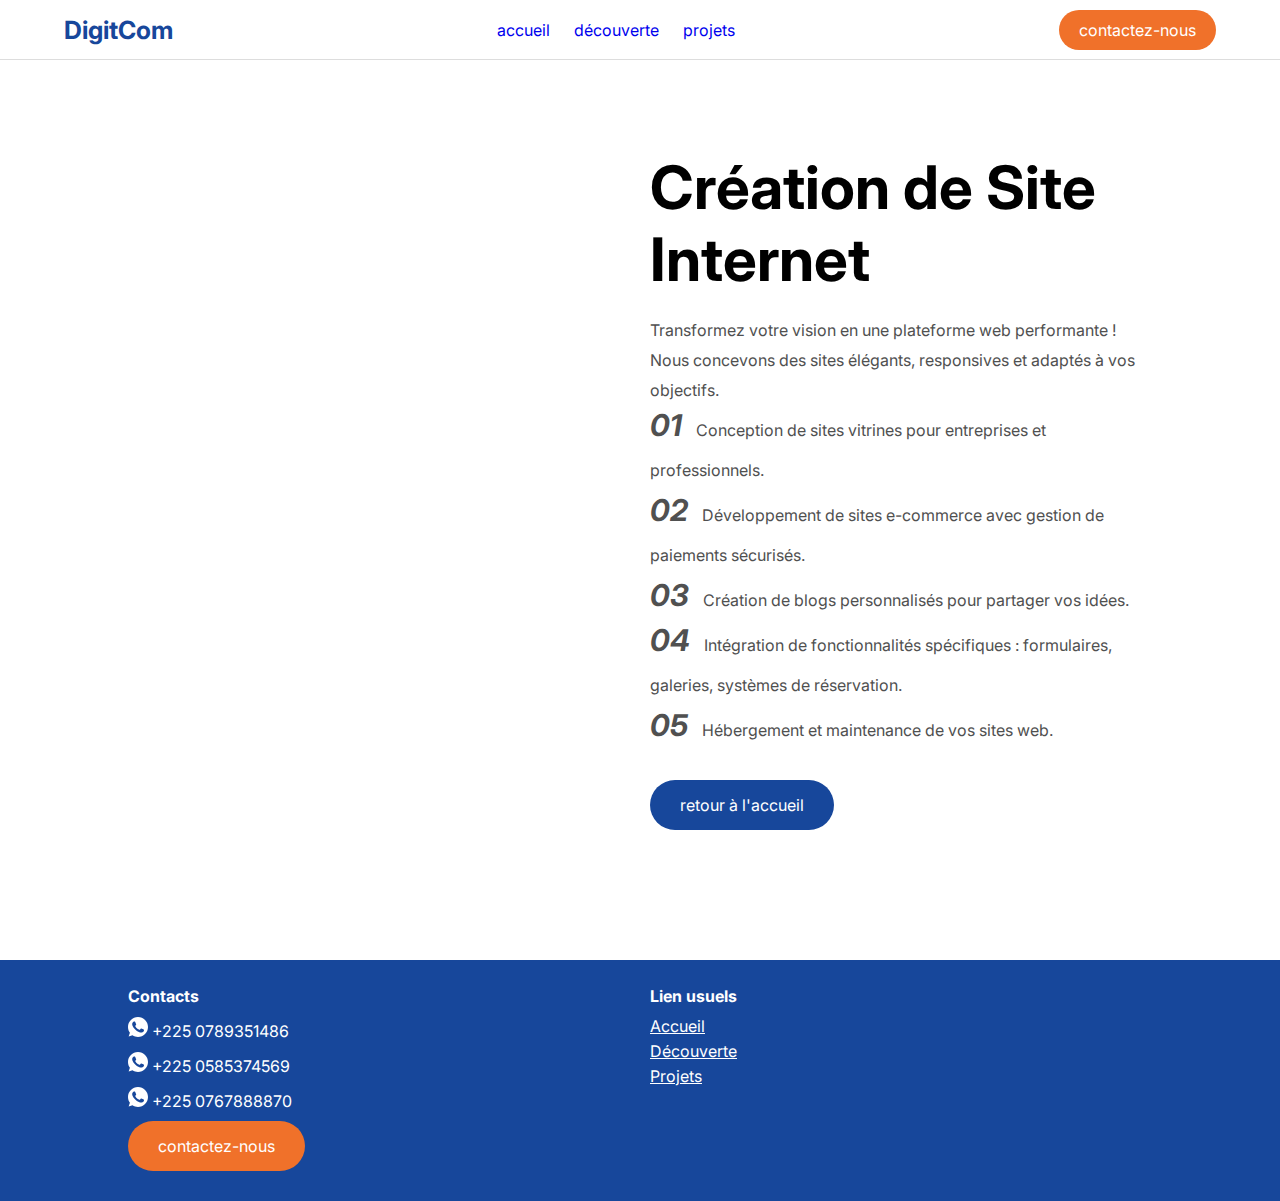
<file: site.html>
<!DOCTYPE html>
<html lang="en">
<head>
    <meta charset="UTF-8">
    <meta name="viewport" content="width=device-width, initial-scale=1.0">
    <title>Création de Site Internet</title>

    <!-- les liens -->
    <link rel="preconnect" href="https://fonts.googleapis.com">
    <link rel="preconnect" href="https://fonts.gstatic.com" crossorigin>
    <link href="https://fonts.googleapis.com/css2?family=Inter:ital,opsz,wght@0,14..32,100..900;1,14..32,100..900&display=swap" rel="stylesheet">

    <link rel="stylesheet" href="./public/style.css">
    <link rel="stylesheet" href="./public/responsive.css">

</head>
<body>

    <header>
        <nav class="pd5">
            <div class="logo">DigitCom</div>
            <div class="menu">
                <a href="index.html" class="link">accueil</a>
                <a href="#decouverte" class="link">découverte</a>
                <a href="#" class="link">projets</a>
            </div>
            <div>
                <a href="https://wa.me/0789351486" class="contact">contactez-nous</a>
            </div>
        </nav>
    </header>

    <main>

        <!-- design graphique -->
        <section class="service-item flexp pd10">
            <div class="image flexe img3"></div>
            <div class="contain flexe">
                <div class="contenu">
                    <h1>Création de Site Internet</h1>
                    <p>
                        Transformez votre vision en une plateforme web performante !
                        Nous concevons des sites élégants, responsives et adaptés à vos objectifs.
                    </p>
                    <p class="liste">
                        <span>01</span> Conception de sites vitrines pour entreprises et professionnels.<br>
                        <span>02</span> Développement de sites e-commerce avec gestion de paiements sécurisés.<br>
                        <span>03</span> Création de blogs personnalisés pour partager vos idées.<br>
                        <span>04</span> Intégration de fonctionnalités spécifiques : formulaires, galeries, systèmes de réservation. <br>
                        <span>05</span> Hébergement et maintenance de vos sites web.
                    </p>
                    <a href="index.html" class="btn-retour">retour à l'accueil</a>
                </div>
            </div>
        </section>

    </main>

    <footer class="flexp">
        <div class="flexe">
            <h4>Contacts</h4>
            <p>
                <svg width="20px" height="20px" viewBox="0 0 20 20" version="1.1" xmlns="http://www.w3.org/2000/svg" xmlns:xlink="http://www.w3.org/1999/xlink">
                
                </defs>
                    <g id="Page-1" stroke="none" stroke-width="1" fill="none" fill-rule="evenodd">
                        <g id="Dribbble-Light-Preview" transform="translate(-300.000000, -7599.000000)" fill="#FFF">
                            <g id="icons" transform="translate(56.000000, 160.000000)">
                                <path d="M259.821,7453.12124 C259.58,7453.80344 258.622,7454.36761 257.858,7454.53266 C257.335,7454.64369 256.653,7454.73172 254.355,7453.77943 C251.774,7452.71011 248.19,7448.90097 248.19,7446.36621 C248.19,7445.07582 248.934,7443.57337 250.235,7443.57337 C250.861,7443.57337 250.999,7443.58538 251.205,7444.07952 C251.446,7444.6617 252.034,7446.09613 252.104,7446.24317 C252.393,7446.84635 251.81,7447.19946 251.387,7447.72462 C251.252,7447.88266 251.099,7448.05372 251.27,7448.3478 C251.44,7448.63589 252.028,7449.59418 252.892,7450.36341 C254.008,7451.35771 254.913,7451.6748 255.237,7451.80984 C255.478,7451.90987 255.766,7451.88687 255.942,7451.69881 C256.165,7451.45774 256.442,7451.05762 256.724,7450.6635 C256.923,7450.38141 257.176,7450.3464 257.441,7450.44643 C257.62,7450.50845 259.895,7451.56477 259.991,7451.73382 C260.062,7451.85686 260.062,7452.43903 259.821,7453.12124 M254.002,7439 L253.997,7439 L253.997,7439 C248.484,7439 244,7443.48535 244,7449 C244,7451.18666 244.705,7453.21526 245.904,7454.86076 L244.658,7458.57687 L248.501,7457.3485 C250.082,7458.39482 251.969,7459 254.002,7459 C259.515,7459 264,7454.51465 264,7449 C264,7443.48535 259.515,7439 254.002,7439" id="whatsapp-[#128]">
                
                </path>
                            </g>
                        </g>
                    </g>
                </svg>
                +225 0789351486
            </p>
            <p>
                <svg width="20px" height="20px" viewBox="0 0 20 20" version="1.1" xmlns="http://www.w3.org/2000/svg" xmlns:xlink="http://www.w3.org/1999/xlink">
                
                </defs>
                    <g id="Page-1" stroke="none" stroke-width="1" fill="none" fill-rule="evenodd">
                        <g id="Dribbble-Light-Preview" transform="translate(-300.000000, -7599.000000)" fill="#FFF">
                            <g id="icons" transform="translate(56.000000, 160.000000)">
                                <path d="M259.821,7453.12124 C259.58,7453.80344 258.622,7454.36761 257.858,7454.53266 C257.335,7454.64369 256.653,7454.73172 254.355,7453.77943 C251.774,7452.71011 248.19,7448.90097 248.19,7446.36621 C248.19,7445.07582 248.934,7443.57337 250.235,7443.57337 C250.861,7443.57337 250.999,7443.58538 251.205,7444.07952 C251.446,7444.6617 252.034,7446.09613 252.104,7446.24317 C252.393,7446.84635 251.81,7447.19946 251.387,7447.72462 C251.252,7447.88266 251.099,7448.05372 251.27,7448.3478 C251.44,7448.63589 252.028,7449.59418 252.892,7450.36341 C254.008,7451.35771 254.913,7451.6748 255.237,7451.80984 C255.478,7451.90987 255.766,7451.88687 255.942,7451.69881 C256.165,7451.45774 256.442,7451.05762 256.724,7450.6635 C256.923,7450.38141 257.176,7450.3464 257.441,7450.44643 C257.62,7450.50845 259.895,7451.56477 259.991,7451.73382 C260.062,7451.85686 260.062,7452.43903 259.821,7453.12124 M254.002,7439 L253.997,7439 L253.997,7439 C248.484,7439 244,7443.48535 244,7449 C244,7451.18666 244.705,7453.21526 245.904,7454.86076 L244.658,7458.57687 L248.501,7457.3485 C250.082,7458.39482 251.969,7459 254.002,7459 C259.515,7459 264,7454.51465 264,7449 C264,7443.48535 259.515,7439 254.002,7439" id="whatsapp-[#128]">
                
                </path>
                            </g>
                        </g>
                    </g>
                </svg>
                +225 0585374569
            </p>
            <p>
                <svg width="20px" height="20px" viewBox="0 0 20 20" version="1.1" xmlns="http://www.w3.org/2000/svg" xmlns:xlink="http://www.w3.org/1999/xlink">
                
                </defs>
                    <g id="Page-1" stroke="none" stroke-width="1" fill="none" fill-rule="evenodd">
                        <g id="Dribbble-Light-Preview" transform="translate(-300.000000, -7599.000000)" fill="#FFF">
                            <g id="icons" transform="translate(56.000000, 160.000000)">
                                <path d="M259.821,7453.12124 C259.58,7453.80344 258.622,7454.36761 257.858,7454.53266 C257.335,7454.64369 256.653,7454.73172 254.355,7453.77943 C251.774,7452.71011 248.19,7448.90097 248.19,7446.36621 C248.19,7445.07582 248.934,7443.57337 250.235,7443.57337 C250.861,7443.57337 250.999,7443.58538 251.205,7444.07952 C251.446,7444.6617 252.034,7446.09613 252.104,7446.24317 C252.393,7446.84635 251.81,7447.19946 251.387,7447.72462 C251.252,7447.88266 251.099,7448.05372 251.27,7448.3478 C251.44,7448.63589 252.028,7449.59418 252.892,7450.36341 C254.008,7451.35771 254.913,7451.6748 255.237,7451.80984 C255.478,7451.90987 255.766,7451.88687 255.942,7451.69881 C256.165,7451.45774 256.442,7451.05762 256.724,7450.6635 C256.923,7450.38141 257.176,7450.3464 257.441,7450.44643 C257.62,7450.50845 259.895,7451.56477 259.991,7451.73382 C260.062,7451.85686 260.062,7452.43903 259.821,7453.12124 M254.002,7439 L253.997,7439 L253.997,7439 C248.484,7439 244,7443.48535 244,7449 C244,7451.18666 244.705,7453.21526 245.904,7454.86076 L244.658,7458.57687 L248.501,7457.3485 C250.082,7458.39482 251.969,7459 254.002,7459 C259.515,7459 264,7454.51465 264,7449 C264,7443.48535 259.515,7439 254.002,7439" id="whatsapp-[#128]">
                
                </path>
                            </g>
                        </g>
                    </g>
                </svg>
                +225 0767888870
            </p>
            <a href="https://wa.me/+2250789351486" class="contact">contactez-nous</a>
        </div>
        <div class="flexe">
            <h4>Lien usuels</h4>
            <a href="#" class="link">Accueil</a>
            <a href="#decouverte" class="link">Découverte</a>
            <a href="#" class="link">Projets</a>
        </div>
    </footer>
    
</body>
</html>
</file>
<file: public/style.css>
*{
    padding: 0;
    margin: 0;
    box-sizing: border-box;
    font-family: "Inter", sans-serif;
}

html{
    scroll-behavior: smooth;
}

/* les couleurs */
:root{
    --bleue : #17479b;
    --orange : #f0712a;
    --bleueClaire : #6a97d0;
}

p{
    line-height: 30px;
    color: #505050;
}

.titre{
    text-align: center;
}

.titre h1{
    font-size: 60px;
}

/* ---- les classes préparées ----- */
.pd5{
    padding: 0 5%;
}

.pd10{
    padding: 0 10%;
}

/* les flexbox */
.flexp{
    display: flex;
    flex-wrap: wrap;
    gap: 20px;
}

.flexe{
    flex: 1 1 45%;
}

.flex-center{
    display: flex;
    align-items: center;
    justify-content: center;
}

/* les images */



/* -----------------------------------------------
            LE HEADER
----------------------------------------------- */
header nav{
    height: 60px;
    width: 100%;
    display: flex;
    align-items: center;
    justify-content: space-between;
    border-bottom: 1px solid #ddd ;

    position: fixed;
    top: 0;
    background-color: #fff;
    z-index: 2;
}
header nav .logo{
    font-weight: bold;
    font-size: 25px;
    color: var(--bleue);
}

header nav a.link{
    text-decoration: none;
    margin: 0 10px;
    padding: 20px 0;
}

header nav a.link:hover{
    font-weight: bold;
}

header nav a.contact{
    text-decoration: none;
    padding: 10px 20px;
    color: #fff;
    background-color: var(--orange);
    border-radius: 2rem;
}

/* le btn */
header nav .btn-menu{
    display: none;
}


/* -----------------------------------------------
            LA LANDING PAGE
----------------------------------------------- */
.landing-page{
    height: 100vh;
    background-color: #eed;
    position: relative;
    overflow: hidden;
}

.landing-page .contain{
    width: 100%;
    display: flex;
    align-items: center;
    justify-content: center;
}

.landing-page .contain .contenu{
    z-index: 1;
}

.landing-page .contain h1{
    font-size: 60px;
}

.landing-page .contain p{
    margin-bottom: 40px;
}

.landing-page .contain a{
    color: #fff;
    padding: 20px 40px;
    background-color: var(--orange);
    border-radius: 2rem;
    text-decoration: none;
}

.landing-page .image{
    background: url('../assets/homme.png');
    background-position: center;
    background-size: 100%;
    background-repeat: no-repeat;
}


.landing-page .svg{
    position: absolute;
    bottom: -4px;
    left: 0;
    right: 0;
}

.landing-page .svg svg{
    fill: #fff;
}




/* -----------------------------------------------
            SECTION PRESENTATION
----------------------------------------------- */
section.presentation{
    padding: 5% 10%;
}

section.presentation .image{
    max-width: 500px;
    height: 500px;
    border-radius: 100%;
    position: relative;
    margin-bottom: 20px;
    left: 50%;
    transform: translateX(-50%);
    background: url('../assets/illustration.png');
    background-position: center;
    background-size: contain;
    background-repeat: no-repeat;
}

section.presentation .contain{
    text-align: center;
}

section.presentation .contain h1{
    font-size: 60px;
}

section.presentation .contain p{
    margin-bottom: 20px;
}

section.presentation a.btn-more{
    text-decoration: none;
    padding: 10px 20px;
    color: #fff;
    background-color: var(--orange);
    border-radius: 2rem;
}

/* -----------------------------------------------
            SECTION SERVICES
----------------------------------------------- */
section.services {
    padding: 20px;
}

section.services .item{
    border: 1px solid #ddd;
    border-radius: 1rem;
    overflow: hidden;
}

section.services .contain{
    padding-top: 20px;
    padding-bottom: 20px;
    display: flex;
    align-items: center;
}

section.services .contain .contenu{
    padding: 20px;
}

section.services .image{
    height: 30vh;  
    transition: 300ms;
    cursor: pointer;
}

section.services .image:hover{
    transform: scale(1.1);
}

section.services .img1{
    background: url('https://img.freepik.com/vecteurs-libre/concept-processus-conception-pour-page-destination_23-2148324107.jpg?t=st=1732358270~exp=1732361870~hmac=9e23b50d798c6843e7af3164063c4ff8daf79cb08bd4e927020e2cca232d3054&w=740');
    background-size: cover;
    background-position: center;
}

section.services .img2{
    background: url('https://img.freepik.com/photos-gratuite/jeunes-classe-ordinateurs_23-2147663656.jpg?uid=P129854008&ga=GA1.1.1064168284.1730054805&semt=ais_hybrid');
    background-size: cover;
    background-position: center;
}

section.services .img3{
    background: url('https://img.freepik.com/photos-gratuite/representations-ui-ux-ordinateur-portable_23-2150201871.jpg?uid=P129854008&ga=GA1.1.1064168284.1730054805&semt=ais_hybrid');
    background-size: cover;
    background-position: center;
}

section.services .img4{
    background: url('https://img.freepik.com/photos-gratuite/concept-marketing-medias-sociaux-pour-marketing-applications_23-2150063140.jpg?t=st=1732358668~exp=1732362268~hmac=6bfe2c9b8c306bf2c4c197f0a49a4507e8e7bd9cc8efe592fec61c3c5c3b1bd6&w=900');
    background-size: cover;
    background-position: center;
}

section.services p{
    margin-bottom: 20px;
}

section.services a.btn-more{
    text-decoration: none;
    padding: 10px 20px;
    color: #fff;
    background-color: var(--orange);
    border-radius: 2rem;
}

/* -----------------------------------------------
            LE FOOTER
----------------------------------------------- */
footer{
    padding: 2% 10%;
    color: #fff;
    background-color: var(--bleue);
}

footer h4{
    margin-bottom: 10px;
}

footer a {
    display: block;
    color: #fff;
    margin-bottom: 5px;
}

footer p {
    display: block;
    color: #fff;
    margin-bottom: 5px;
}

footer .contact{
    display: inline-block;
    padding: 15px 30px;
    text-decoration: none;
    border-radius: 2rem;
    background-color: var(--orange);
}


/* -----------------------------------------------
            
            LES PAGES DE SERVICES
            
----------------------------------------------- */
section.service-item{
    margin-top: 60px;
    min-height: 100vh;
}

section.service-item .image{
    background: #ff4e4e;
}

section.service-item .img1{
    background: url('https://img.freepik.com/vecteurs-libre/concept-processus-conception-pour-page-destination_23-2148324107.jpg?t=st=1732358270~exp=1732361870~hmac=9e23b50d798c6843e7af3164063c4ff8daf79cb08bd4e927020e2cca232d3054&w=740');
    background-size: cover;
    background-position: center;
}

section.service-item .img2{
    background: url('https://img.freepik.com/photos-gratuite/jeunes-classe-ordinateurs_23-2147663656.jpg?uid=P129854008&ga=GA1.1.1064168284.1730054805&semt=ais_hybrid');
    background-size: cover;
    background-position: center;
}

section.service-item .img3{
    background: url('https://img.freepik.com/photos-gratuite/representations-ui-ux-ordinateur-portable_23-2150201871.jpg?uid=P129854008&ga=GA1.1.1064168284.1730054805&semt=ais_hybrid');
    background-size: cover;
    background-position: center;
}

section.service-item .img4{
    background: url('https://img.freepik.com/photos-gratuite/concept-marketing-medias-sociaux-pour-marketing-applications_23-2150063140.jpg?t=st=1732358668~exp=1732362268~hmac=6bfe2c9b8c306bf2c4c197f0a49a4507e8e7bd9cc8efe592fec61c3c5c3b1bd6&w=900');
    background-size: cover;
    background-position: center;
}


section.service-item .contain{
    display: flex;
    align-items: center;
}

section.service-item .contain h1{
    font-size: 60px;
    margin-bottom: 20px;
}

section.service-item .contain .liste{
    line-height: 40px !important;
    margin-bottom: 30px;
}

section.service-item .contain span{
    font-size: 30px;
    font-weight: bold;
    font-style: italic;
    margin-right: 10px;
}

section.service-item .contain a{
    display: inline-block;
    text-decoration: none;
    padding: 15px 30px;
    border-radius: 2rem;
    color: #fff;
    background-color: var(--bleue);
    margin-bottom: 40px;
}
</file>
<file: public/responsive.css>
/* Mobile (portrait) */
@media (max-width: 480px) {
    /* Styles pour les smartphones */
}

/* Tablette (portrait) */
@media (max-width: 768px) {
    /* Styles pour les tablettes */
    /* ---- les classes préparées ----- */
    .pd5{
        padding: 0 5%;
    }

    .pd10{
        padding: 0 5%;
    }

    /* les flexbox */
    .flexe{
        flex: 1 1 100% !important;
    }

    /* -----------------------------------------------
            
            LES PAGES DE SERVICES
            
    ----------------------------------------------- */
    section.service-item{
        padding-top: 80px;
        height: auto;
    }

    section.service-item .image{
        height: 45vh;
    }

    /* -----------------------------------------------
            
            LA LANDING PAGE
            
    ----------------------------------------------- */
    .landing-page .contain .contenu{
        text-align: center;
    }
    
    .landing-page .image{
        display: none;
    }
    
    

}

/* Tablette (paysage) */
@media (max-width: 1024px) {
    /* Styles pour les tablettes en paysage */
    
    /* ---- les classes préparées ----- */
    .pd5{
        padding: 0 5%;
    }

    .pd10{
        padding: 0 5%;
    }

    /* les flexbox */
    .flexe{
        flex: 1 1 45%;
    }

    /* -----------------------------------------------
            LE HEADER
    ----------------------------------------------- */
    /* le menu */
    header .menu{
        position: fixed;
        background-color: #fff;
        left: 0;
        right: 0;
        top: 0;
        height: 100vh;
        padding: 20px;
        display: none;
    }

    header .contact{
        display: none;
    }

    header .menu a{
        display: block;
    }
    
    header .menu a:hover{
       border-bottom: 2px solid #ff6f00;
    }
    
    /* le btn */
    header nav .btn-menu{
        display: block;
        z-index: 2;
        cursor: pointer;
    }

    .toggle{
        display: block !important;
    }


}

/* Petit écran de bureau */
@media (min-width: 1025px) and (max-width: 1280px) {
    /* Styles pour les petits écrans de bureau */
}

/* Grand écran de bureau */
@media (min-width: 1281px) and (max-width: 1440px) {
    /* Styles pour les écrans de bureau standards */
}

/* Très grand écran de bureau */
@media (min-width: 1441px) {
    /* Styles pour les grands écrans */
}
</file>
